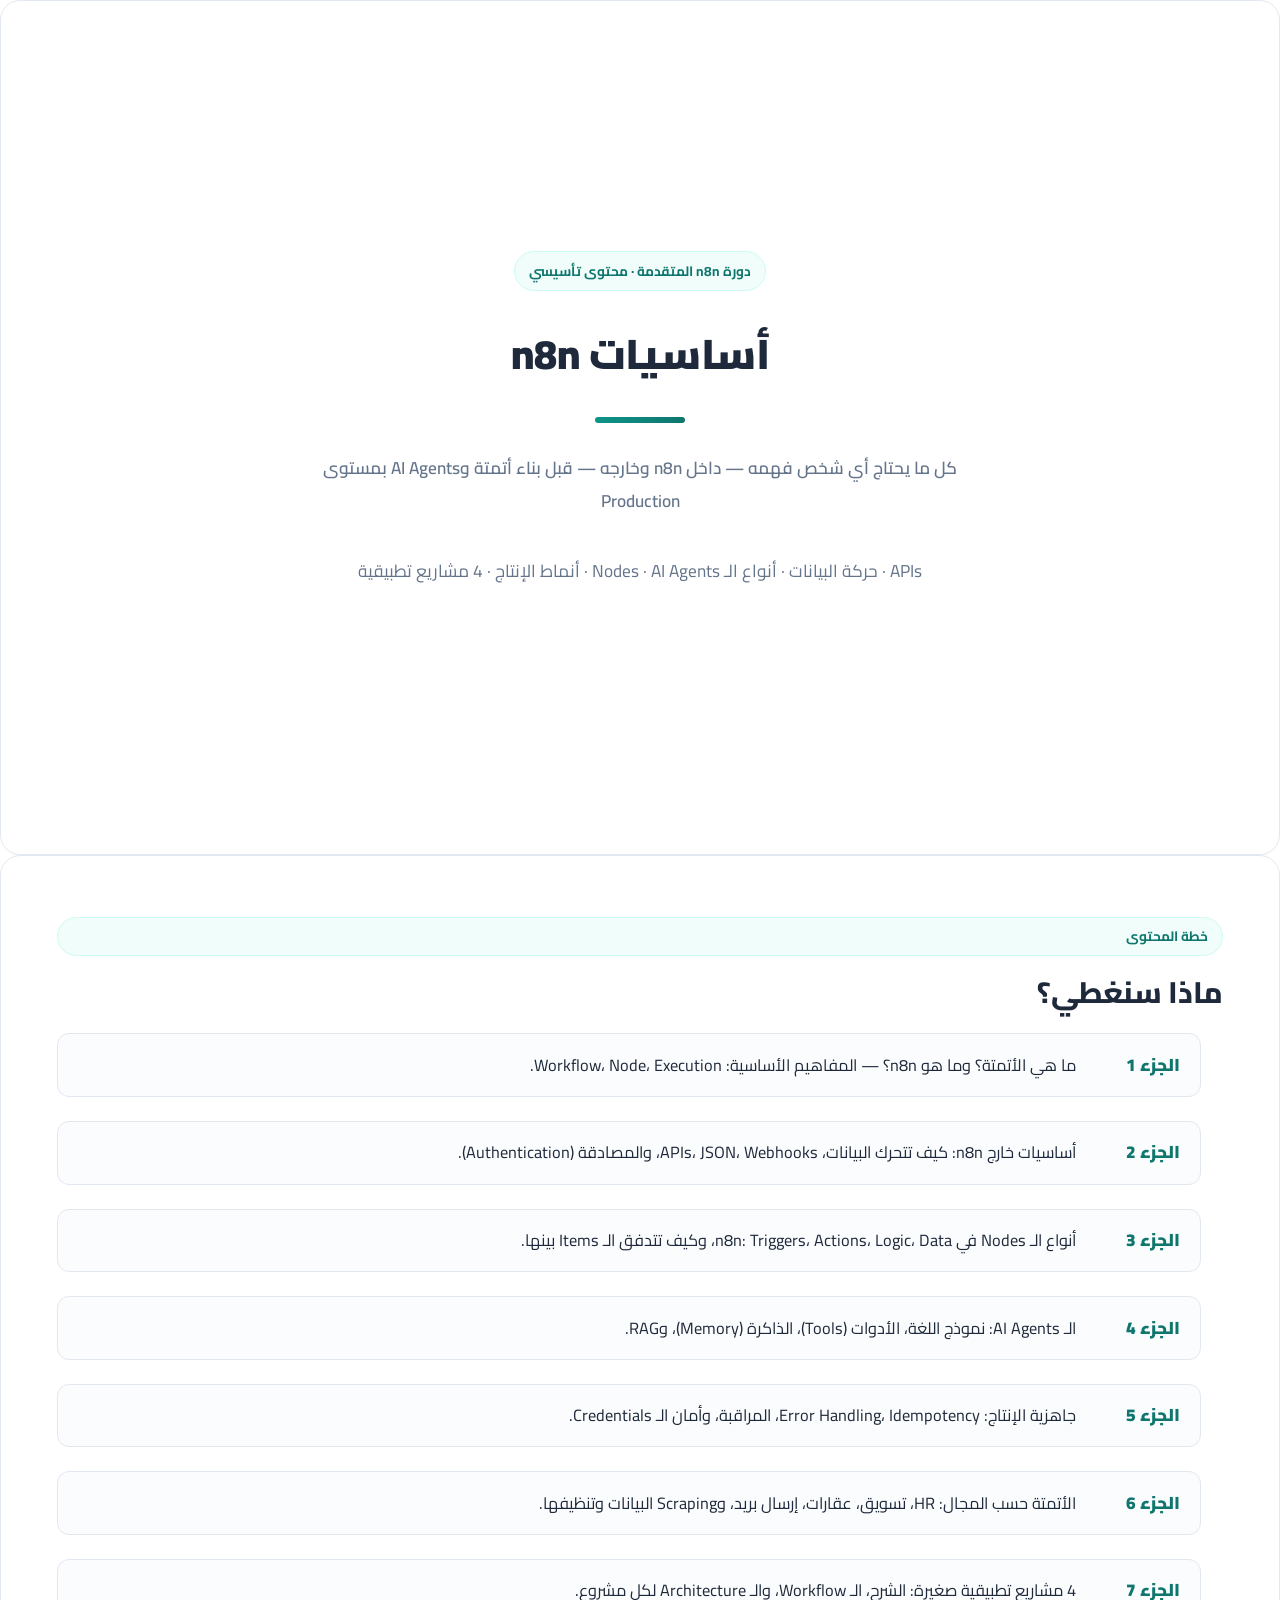
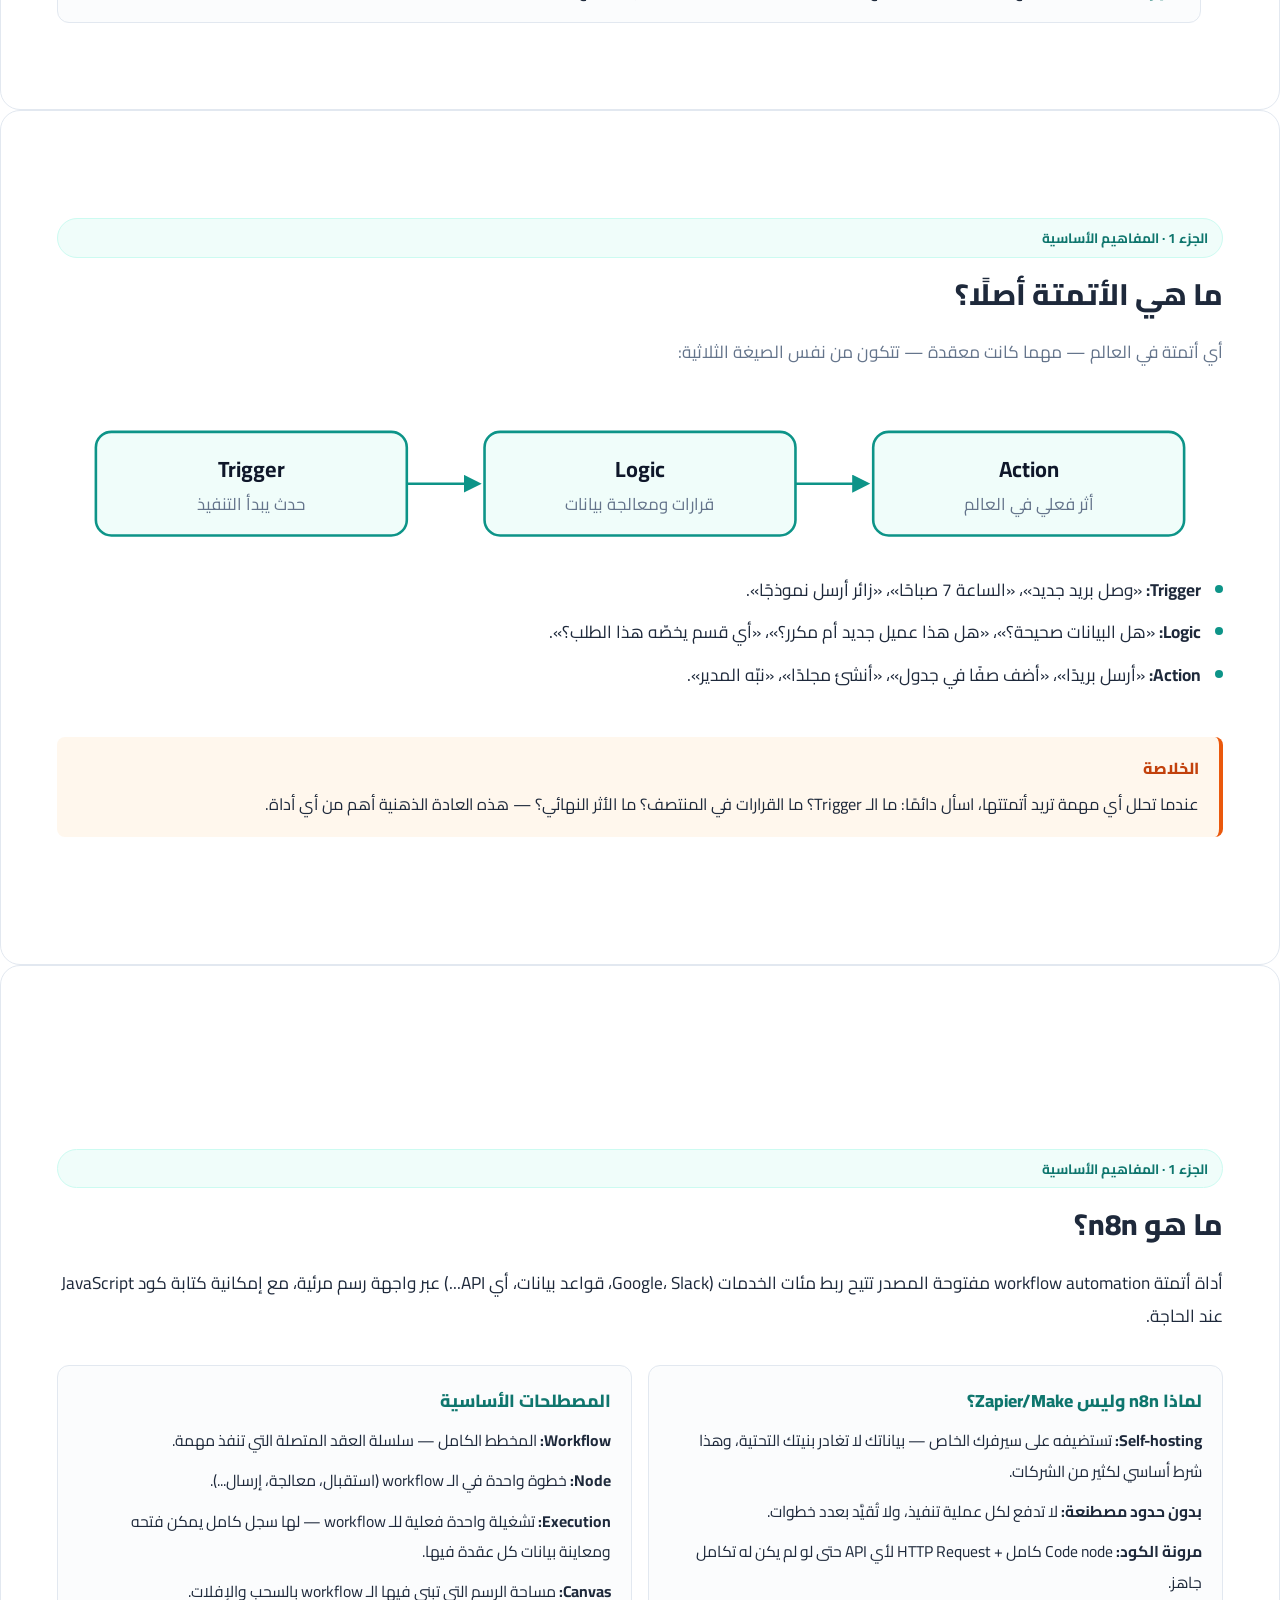
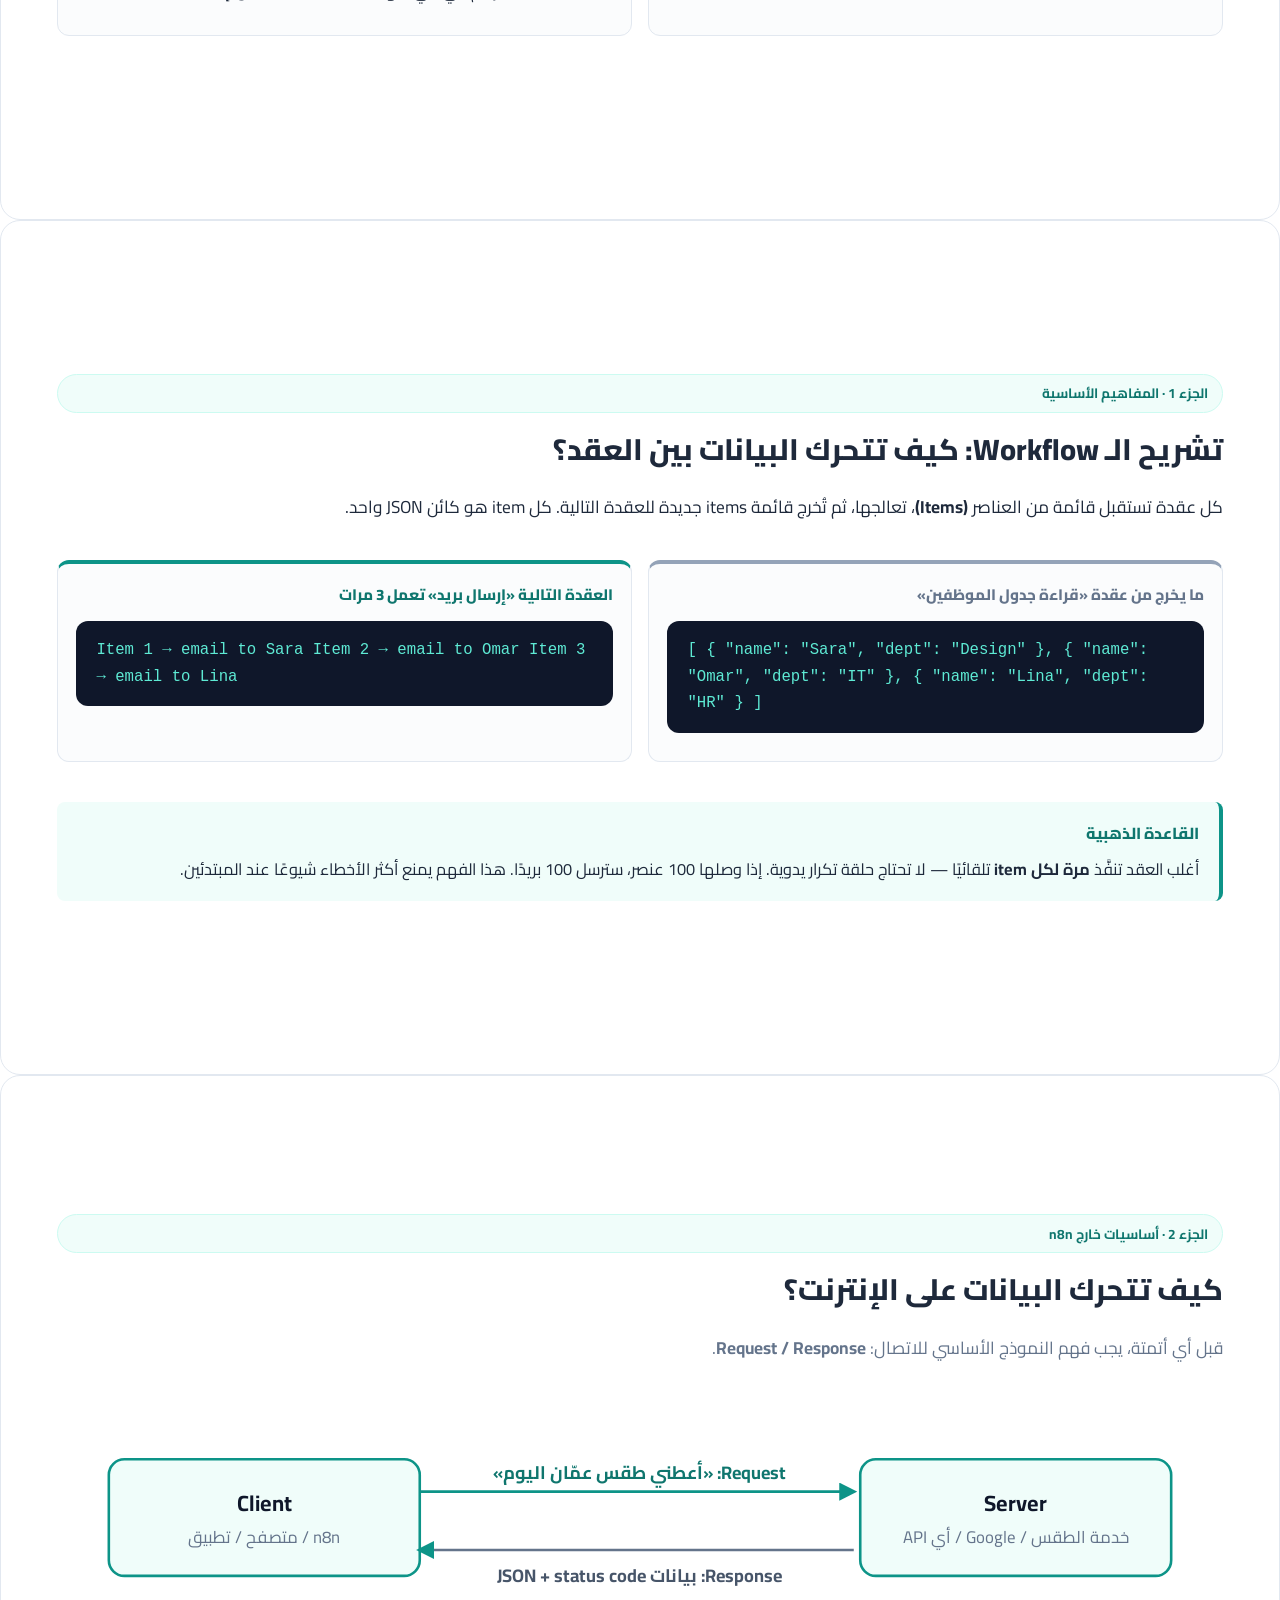
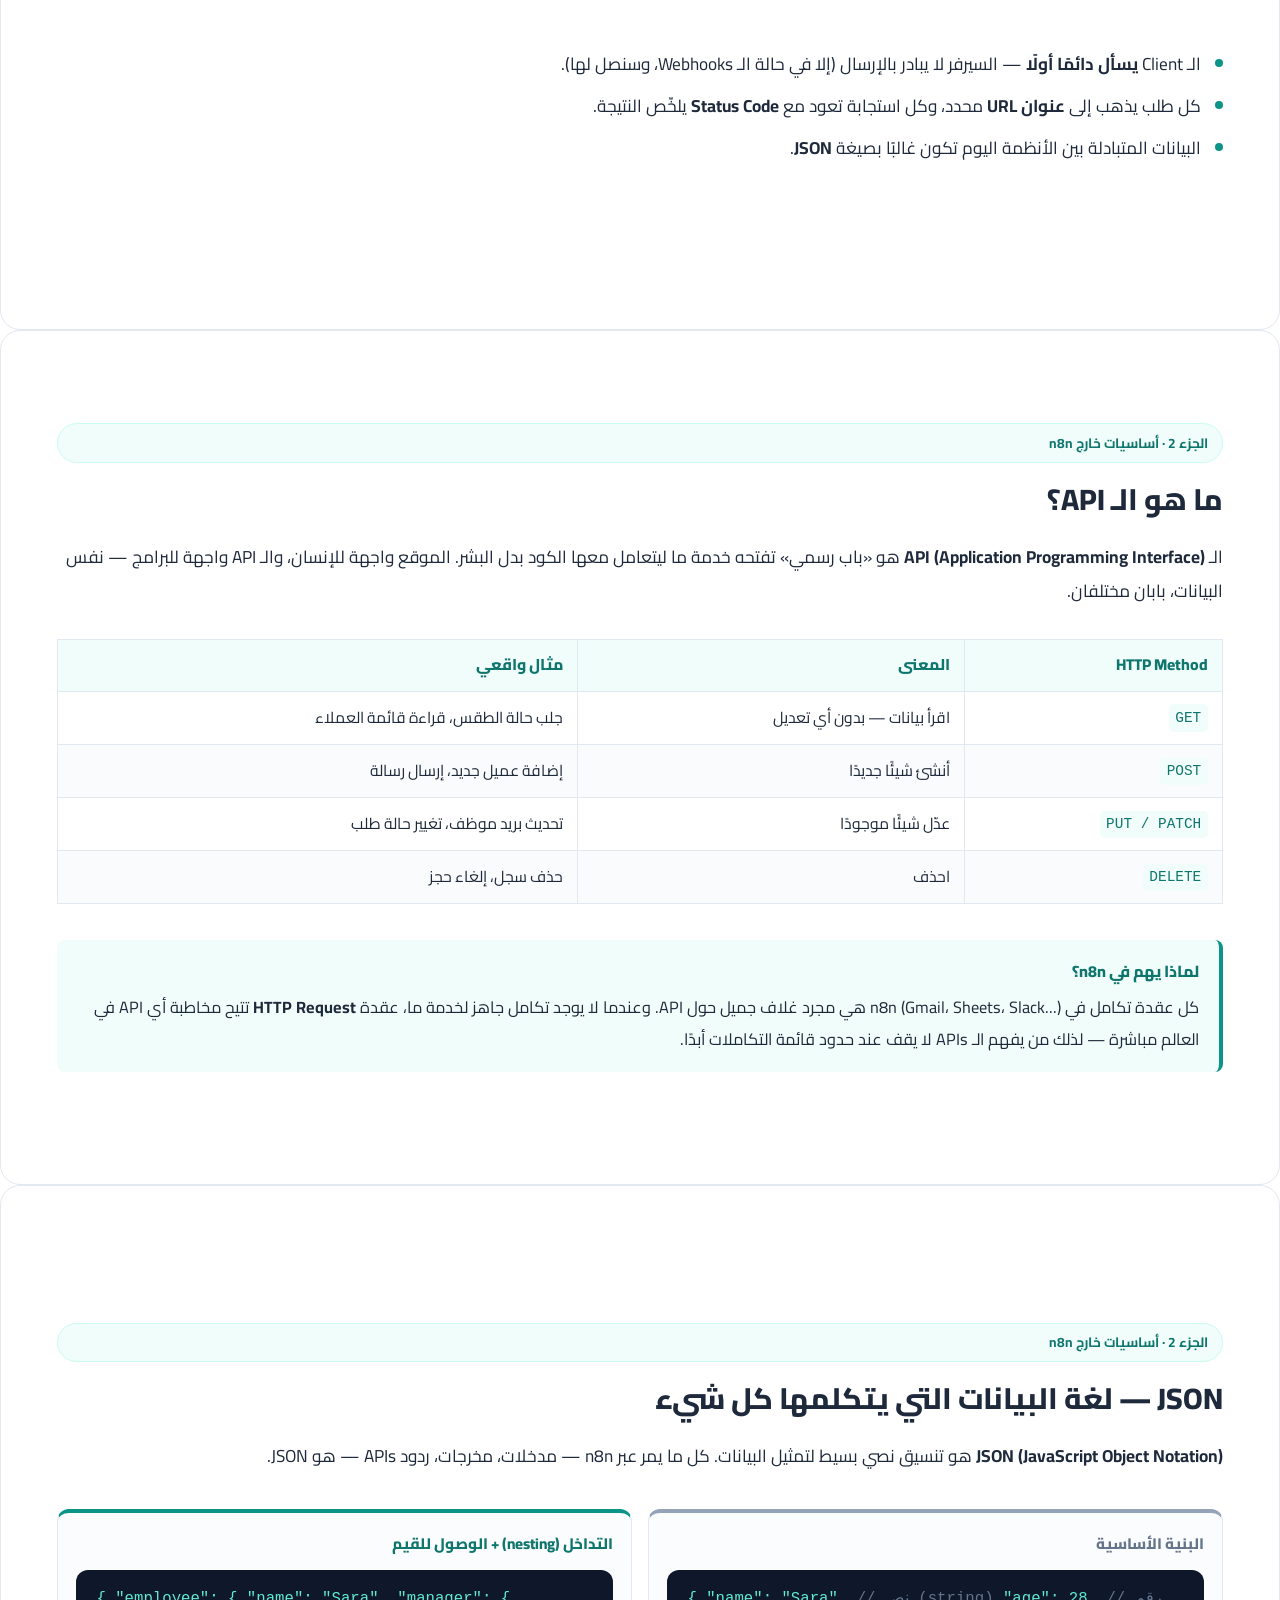
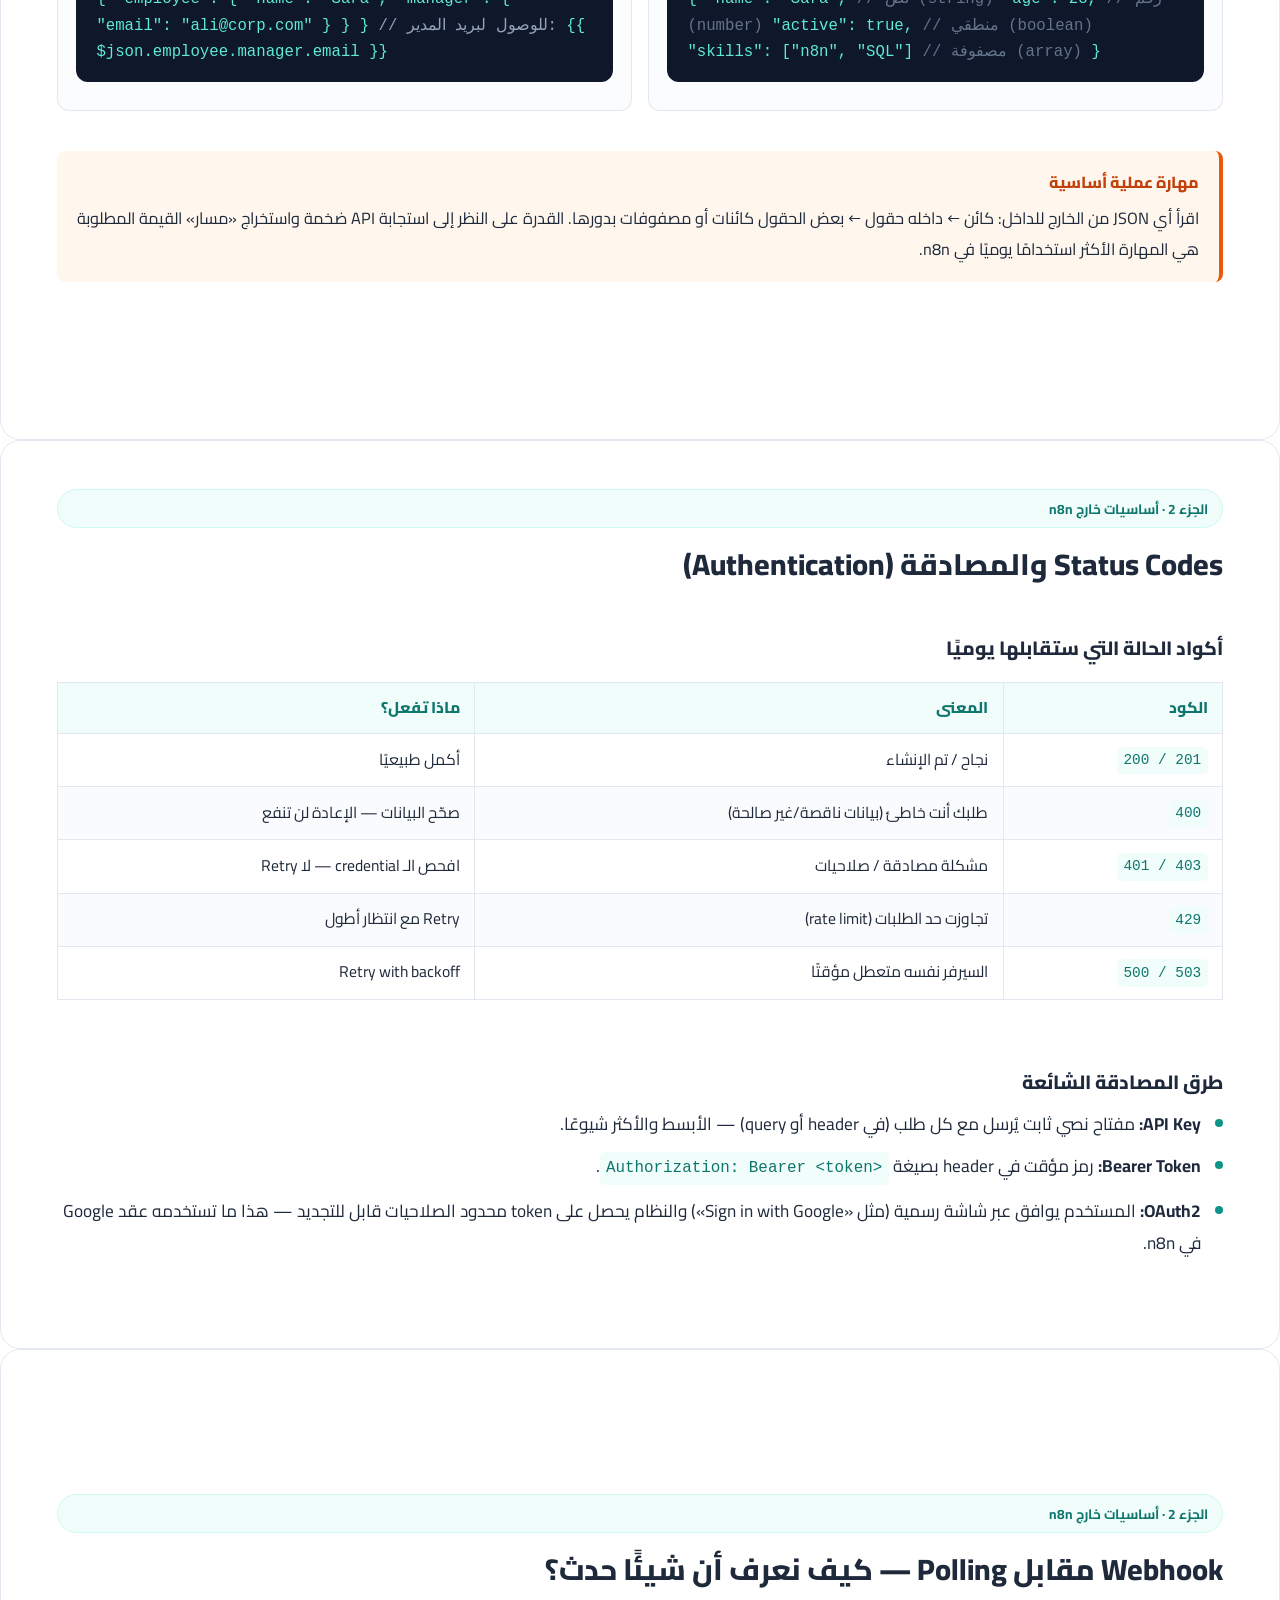
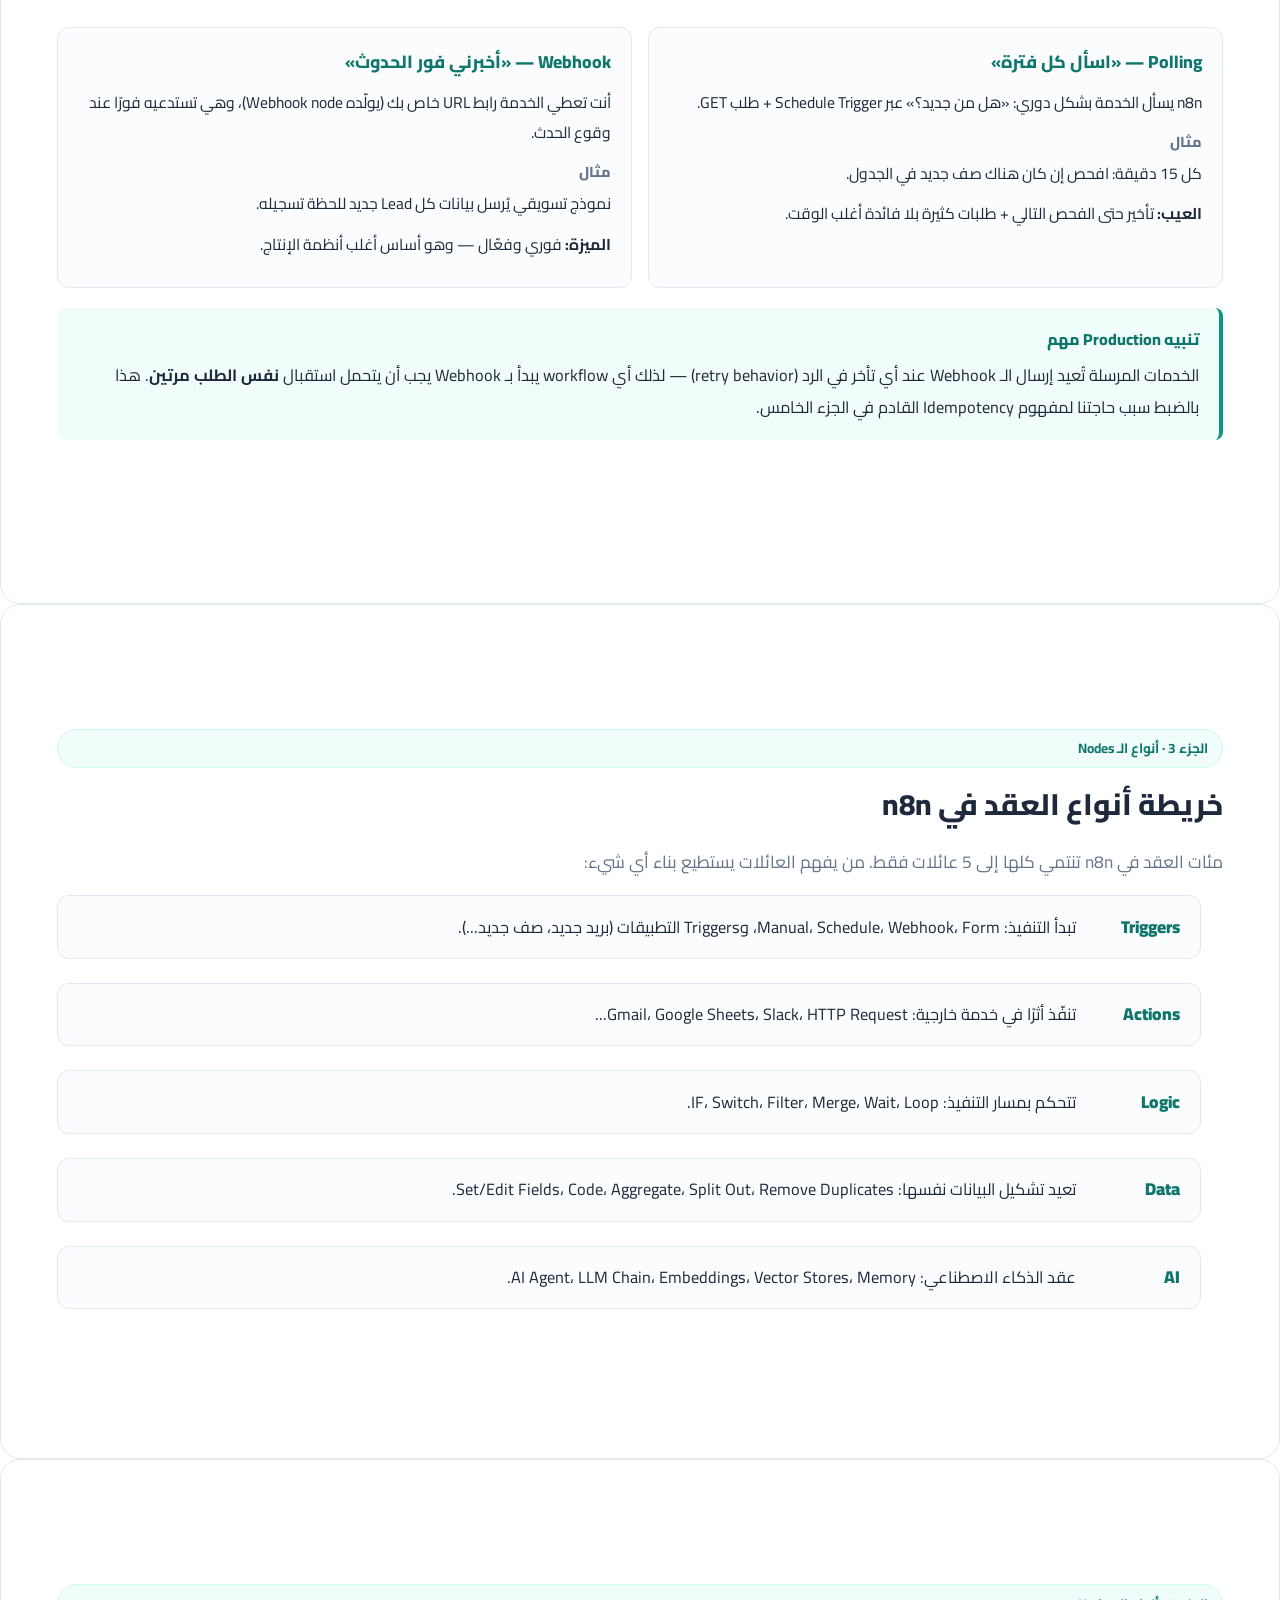
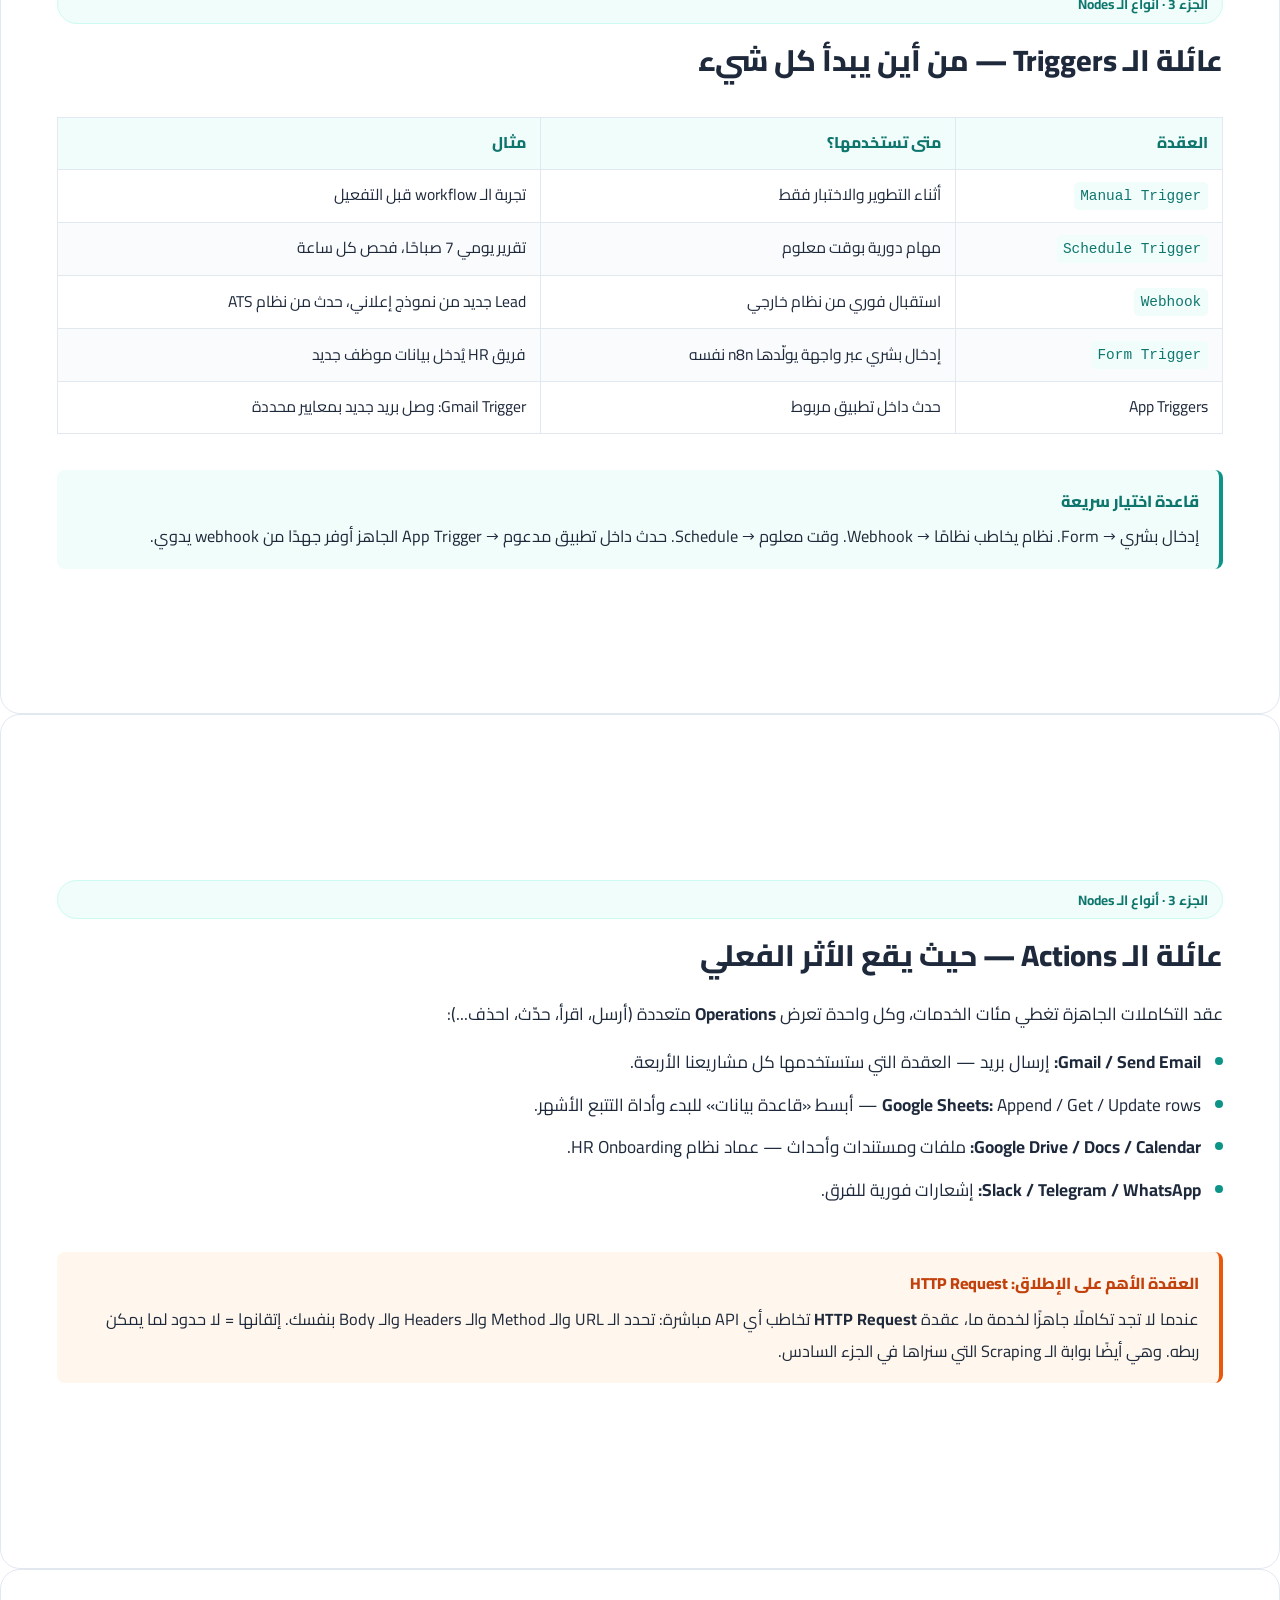
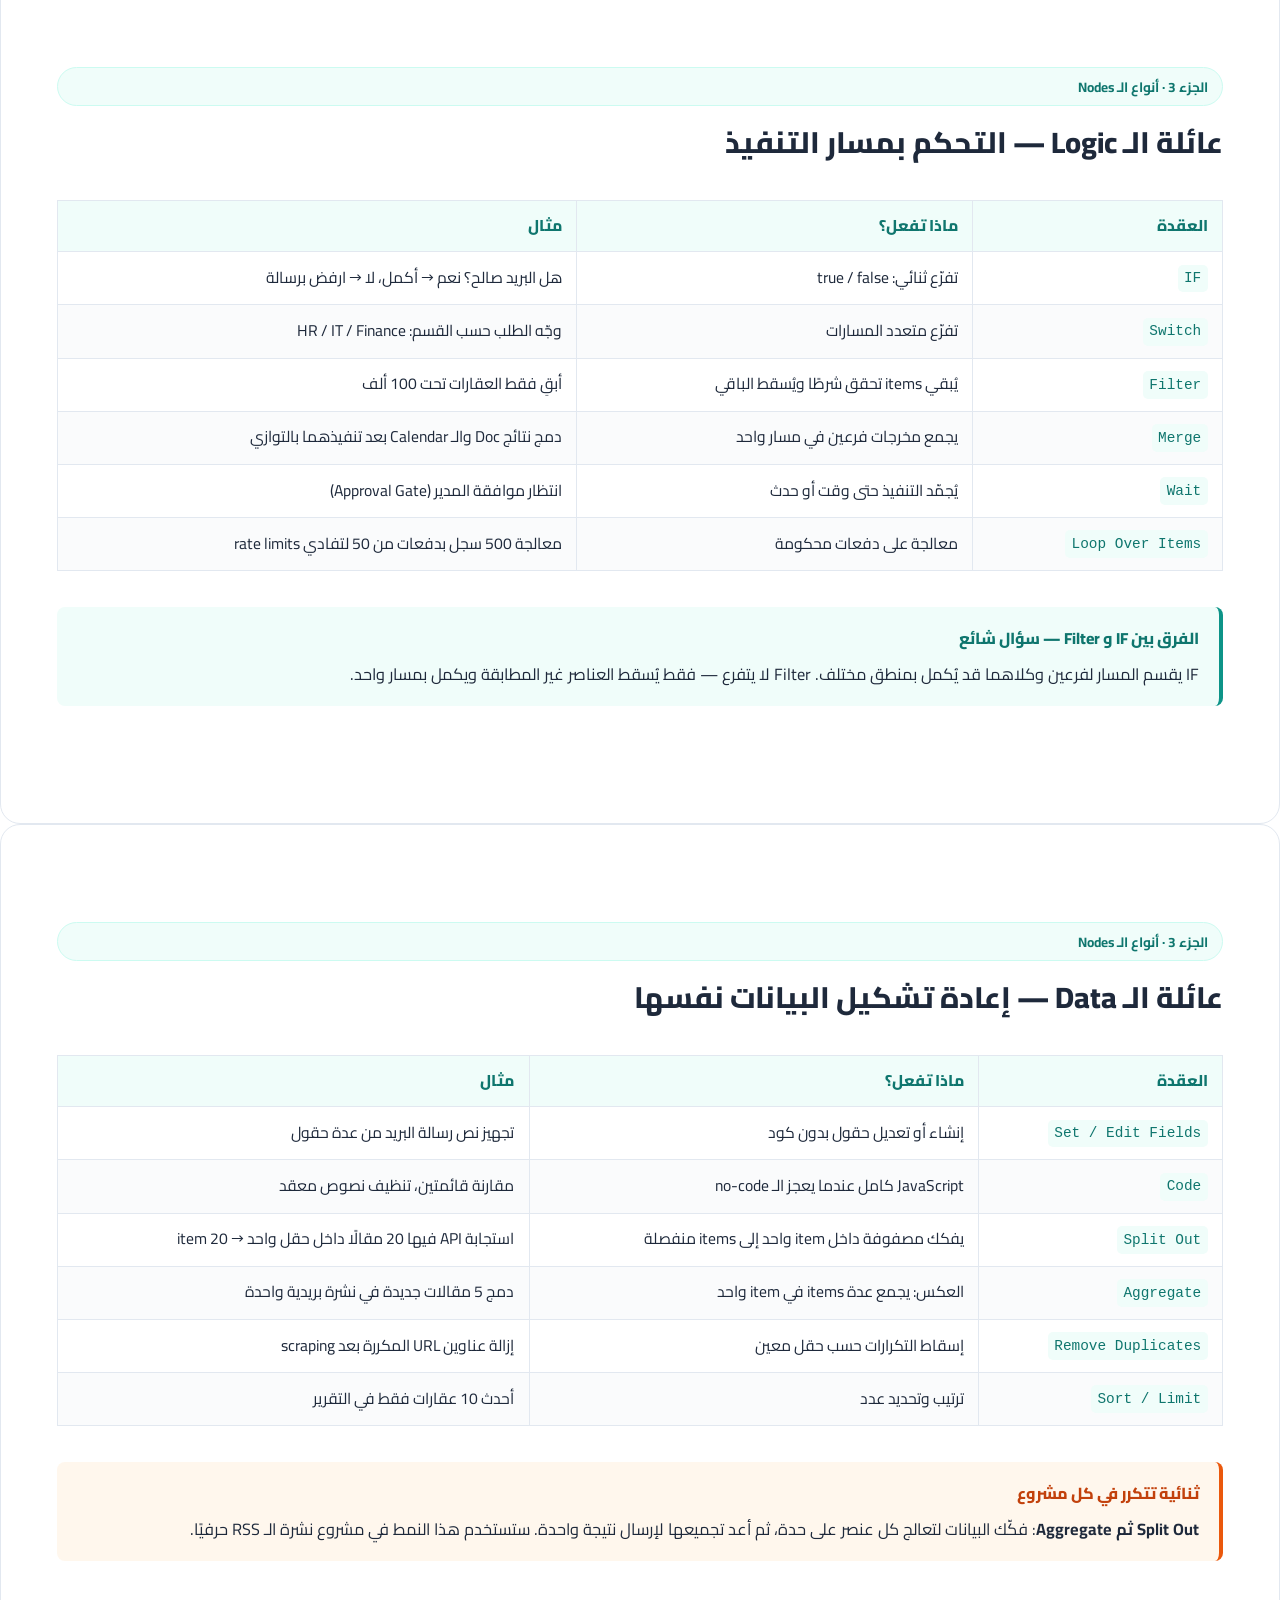
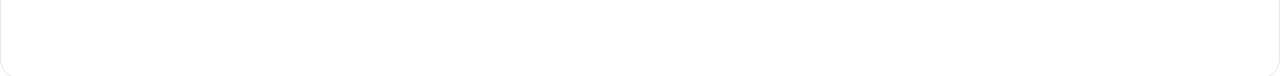
<file: print_first15.html>
<!DOCTYPE html>
<html lang="ar" dir="rtl">
<head>
<meta charset="UTF-8">
<meta name="viewport" content="width=device-width, initial-scale=1.0">
<title>أساسيات n8n — أول 15 شريحة</title>
<link rel="preconnect" href="https://fonts.googleapis.com">
<link rel="preconnect" href="https://fonts.gstatic.com" crossorigin>
<link href="https://fonts.googleapis.com/css2?family=Cairo:wght@400;600;700;800;900&family=IBM+Plex+Sans+Arabic:wght@400;500;600;700&display=swap" rel="stylesheet">
<link rel="stylesheet" href="style.css">
<style>
  /* Print-friendly overrides: stack slides vertically, one per page, instead of the absolute-positioned deck layout */
  html, body { height: auto; overflow: visible; background: #ffffff; }
  #deck { height: auto; }
  .topbar, .controls { display: none; }
  .slides { display: block; overflow: visible; padding: 0; height: auto; }
  .slide {
    position: static;
    opacity: 1;
    transform: none;
    pointer-events: auto;
    display: block;
    padding: 0;
    page-break-after: always;
    break-after: page;
  }
  .slide:last-child { page-break-after: auto; break-after: auto; }
  .slide-card {
    max-width: 100%;
    max-height: none;
    overflow: visible;
    box-shadow: none;
    margin: 0 auto;
    min-height: 95vh;
    display: flex;
    flex-direction: column;
    justify-content: center;
  }
  .slide.title-slide .slide-card { min-height: 95vh; }
  @page { size: A4 landscape; margin: 12mm; }
</style>
</head>
<body>
<div id="deck">
  <main class="slides" id="slides">

    <!-- 1: Title -->
    <section class="slide active title-slide">
      <div class="slide-card">
        <span class="eyebrow">دورة n8n المتقدمة · محتوى تأسيسي</span>
        <h1>أساسيات n8n</h1>
        <div class="title-accent-bar"></div>
        <p class="subtitle">كل ما يحتاج أي شخص فهمه — داخل n8n وخارجه — قبل بناء أتمتة وAI Agents بمستوى Production</p>
        <p class="meta-line">APIs · حركة البيانات · أنواع الـ Nodes · AI Agents · أنماط الإنتاج · 4 مشاريع تطبيقية</p>
      </div>
    </section>

    <!-- 2: Agenda -->
    <section class="slide">
      <div class="slide-card">
        <span class="eyebrow">خطة المحتوى</span>
        <h2>ماذا سنغطي؟</h2>
        <ul class="agenda-list">
          <li>
            <span class="agenda-part">الجزء 1</span>
            <span class="agenda-text">ما هي الأتمتة؟ وما هو n8n؟ — المفاهيم الأساسية: Workflow، Node، Execution.</span>
          </li>
          <li>
            <span class="agenda-part">الجزء 2</span>
            <span class="agenda-text">أساسيات خارج n8n: كيف تتحرك البيانات، APIs، JSON، Webhooks، والمصادقة (Authentication).</span>
          </li>
          <li>
            <span class="agenda-part">الجزء 3</span>
            <span class="agenda-text">أنواع الـ Nodes في n8n: Triggers، Actions، Logic، Data، وكيف تتدفق الـ Items بينها.</span>
          </li>
          <li>
            <span class="agenda-part">الجزء 4</span>
            <span class="agenda-text">الـ AI Agents: نموذج اللغة، الأدوات (Tools)، الذاكرة (Memory)، وRAG.</span>
          </li>
          <li>
            <span class="agenda-part">الجزء 5</span>
            <span class="agenda-text">جاهزية الإنتاج: Error Handling، Idempotency، المراقبة، وأمان الـ Credentials.</span>
          </li>
          <li>
            <span class="agenda-part">الجزء 6</span>
            <span class="agenda-text">الأتمتة حسب المجال: HR، تسويق، عقارات، إرسال بريد، وScraping البيانات وتنظيفها.</span>
          </li>
          <li>
            <span class="agenda-part">الجزء 7</span>
            <span class="agenda-text">4 مشاريع تطبيقية صغيرة: الشرح، الـ Workflow، والـ Architecture لكل مشروع.</span>
          </li>
        </ul>
      </div>
    </section>

    <!-- ============ PART 1: WHAT IS N8N ============ -->

    <!-- 3: What is automation -->
    <section class="slide">
      <div class="slide-card">
        <span class="eyebrow">الجزء 1 · المفاهيم الأساسية</span>
        <h2>ما هي الأتمتة أصلًا؟</h2>
        <p class="lead">أي أتمتة في العالم — مهما كانت معقدة — تتكون من نفس الصيغة الثلاثية:</p>
        <div class="diagram-wrap">
          <svg viewBox="0 0 900 140" xmlns="http://www.w3.org/2000/svg" role="img" aria-label="صيغة الأتمتة">
            <defs>
              <marker id="arrF" viewBox="0 0 10 10" refX="8" refY="5" markerWidth="7" markerHeight="7" orient="auto-start-reverse">
                <path d="M0,0 L10,5 L0,10 z" fill="#0d9488"></path>
              </marker>
            </defs>
            <rect x="30" y="30" width="240" height="80" rx="12" fill="#f0fdfa" stroke="#0d9488" stroke-width="2"></rect>
            <text x="150" y="65" text-anchor="middle" font-size="17" font-weight="700" fill="#0f172a">Trigger</text>
            <text x="150" y="90" text-anchor="middle" font-size="13" fill="#64748b">حدث يبدأ التنفيذ</text>
            <line x1="270" y1="70" x2="325" y2="70" stroke="#0d9488" stroke-width="2" marker-end="url(#arrF)"></line>
            <rect x="330" y="30" width="240" height="80" rx="12" fill="#f0fdfa" stroke="#0d9488" stroke-width="2"></rect>
            <text x="450" y="65" text-anchor="middle" font-size="17" font-weight="700" fill="#0f172a">Logic</text>
            <text x="450" y="90" text-anchor="middle" font-size="13" fill="#64748b">قرارات ومعالجة بيانات</text>
            <line x1="570" y1="70" x2="625" y2="70" stroke="#0d9488" stroke-width="2" marker-end="url(#arrF)"></line>
            <rect x="630" y="30" width="240" height="80" rx="12" fill="#f0fdfa" stroke="#0d9488" stroke-width="2"></rect>
            <text x="750" y="65" text-anchor="middle" font-size="17" font-weight="700" fill="#0f172a">Action</text>
            <text x="750" y="90" text-anchor="middle" font-size="13" fill="#64748b">أثر فعلي في العالم</text>
          </svg>
        </div>
        <ul>
          <li><strong>Trigger:</strong> «وصل بريد جديد»، «الساعة 7 صباحًا»، «زائر أرسل نموذجًا».</li>
          <li><strong>Logic:</strong> «هل البيانات صحيحة؟»، «هل هذا عميل جديد أم مكرر؟»، «أي قسم يخصّه هذا الطلب؟».</li>
          <li><strong>Action:</strong> «أرسل بريدًا»، «أضف صفًا في جدول»، «أنشئ مجلدًا»، «نبّه المدير».</li>
        </ul>
        <div class="takeaway-box">
          <span class="why-title">الخلاصة</span>
          <p>عندما تحلل أي مهمة تريد أتمتتها، اسأل دائمًا: ما الـ Trigger؟ ما القرارات في المنتصف؟ ما الأثر النهائي؟ — هذه العادة الذهنية أهم من أي أداة.</p>
        </div>
      </div>
    </section>

    <!-- 4: What is n8n -->
    <section class="slide">
      <div class="slide-card">
        <span class="eyebrow">الجزء 1 · المفاهيم الأساسية</span>
        <h2>ما هو n8n؟</h2>
        <p>أداة أتمتة workflow automation مفتوحة المصدر تتيح ربط مئات الخدمات (Google، Slack، قواعد بيانات، أي API...) عبر واجهة رسم مرئية، مع إمكانية كتابة كود JavaScript عند الحاجة.</p>
        <div class="compare-grid">
          <div class="compare-card">
            <h3>لماذا n8n وليس Zapier/Make؟</h3>
            <p><strong>Self-hosting:</strong> تستضيفه على سيرفرك الخاص — بياناتك لا تغادر بنيتك التحتية، وهذا شرط أساسي لكثير من الشركات.</p>
            <p><strong>بدون حدود مصطنعة:</strong> لا تدفع لكل عملية تنفيذ، ولا تُقيَّد بعدد خطوات.</p>
            <p><strong>مرونة الكود:</strong> Code node كامل + HTTP Request لأي API حتى لو لم يكن له تكامل جاهز.</p>
          </div>
          <div class="compare-card">
            <h3>المصطلحات الأساسية</h3>
            <p><strong>Workflow:</strong> المخطط الكامل — سلسلة العقد المتصلة التي تنفذ مهمة.</p>
            <p><strong>Node:</strong> خطوة واحدة في الـ workflow (استقبال، معالجة، إرسال...).</p>
            <p><strong>Execution:</strong> تشغيلة واحدة فعلية للـ workflow — لها سجل كامل يمكن فتحه ومعاينة بيانات كل عقدة فيها.</p>
            <p><strong>Canvas:</strong> مساحة الرسم التي تبني فيها الـ workflow بالسحب والإفلات.</p>
          </div>
        </div>
      </div>
    </section>

    <!-- 5: Anatomy of workflow -->
    <section class="slide">
      <div class="slide-card">
        <span class="eyebrow">الجزء 1 · المفاهيم الأساسية</span>
        <h2>تشريح الـ Workflow: كيف تتحرك البيانات بين العقد؟</h2>
        <p>كل عقدة تستقبل قائمة من العناصر <strong>(Items)</strong>، تعالجها، ثم تُخرج قائمة items جديدة للعقدة التالية. كل item هو كائن JSON واحد.</p>
        <div class="before-after">
          <div class="example-card before">
            <span class="card-label">ما يخرج من عقدة «قراءة جدول الموظفين»</span>
            <div class="code-block">[
  { "name": "Sara",  "dept": "Design" },
  { "name": "Omar",  "dept": "IT" },
  { "name": "Lina",  "dept": "HR" }
]</div>
          </div>
          <div class="example-card after">
            <span class="card-label">العقدة التالية «إرسال بريد» تعمل 3 مرات</span>
            <div class="code-block">Item 1 → email to Sara
Item 2 → email to Omar
Item 3 → email to Lina</div>
          </div>
        </div>
        <div class="why-box">
          <span class="why-title">القاعدة الذهبية</span>
          <p>أغلب العقد تنفَّذ <strong>مرة لكل item</strong> تلقائيًا — لا تحتاج حلقة تكرار يدوية. إذا وصلها 100 عنصر، سترسل 100 بريدًا. هذا الفهم يمنع أكثر الأخطاء شيوعًا عند المبتدئين.</p>
        </div>
      </div>
    </section>

    <!-- ============ PART 2: OUTSIDE N8N FOUNDATIONS ============ -->

    <!-- 6: how data moves -->
    <section class="slide">
      <div class="slide-card">
        <span class="eyebrow">الجزء 2 · أساسيات خارج n8n</span>
        <h2>كيف تتحرك البيانات على الإنترنت؟</h2>
        <p class="lead">قبل أي أتمتة، يجب فهم النموذج الأساسي للاتصال: <strong>Request / Response</strong>.</p>
        <div class="diagram-wrap">
          <svg viewBox="0 0 900 200" xmlns="http://www.w3.org/2000/svg" role="img" aria-label="نموذج الطلب والاستجابة">
            <defs>
              <marker id="arrR" viewBox="0 0 10 10" refX="8" refY="5" markerWidth="7" markerHeight="7" orient="auto-start-reverse">
                <path d="M0,0 L10,5 L0,10 z" fill="#0d9488"></path>
              </marker>
            </defs>
            <rect x="40" y="55" width="240" height="90" rx="12" fill="#f0fdfa" stroke="#0d9488" stroke-width="2"></rect>
            <text x="160" y="95" text-anchor="middle" font-size="17" font-weight="700" fill="#0f172a">Client</text>
            <text x="160" y="120" text-anchor="middle" font-size="13" fill="#64748b">n8n / متصفح / تطبيق</text>
            <rect x="620" y="55" width="240" height="90" rx="12" fill="#f0fdfa" stroke="#0d9488" stroke-width="2"></rect>
            <text x="740" y="95" text-anchor="middle" font-size="17" font-weight="700" fill="#0f172a">Server</text>
            <text x="740" y="120" text-anchor="middle" font-size="13" fill="#64748b">خدمة الطقس / Google / أي API</text>
            <line x1="280" y1="80" x2="615" y2="80" stroke="#0d9488" stroke-width="2" marker-end="url(#arrR)"></line>
            <text x="450" y="70" text-anchor="middle" font-size="14" font-weight="700" fill="#0f766e">Request: «أعطني طقس عمّان اليوم»</text>
            <line x1="615" y1="125" x2="280" y2="125" stroke="#64748b" stroke-width="2" marker-end="url(#arrR)"></line>
            <text x="450" y="150" text-anchor="middle" font-size="14" font-weight="700" fill="#475569">Response: بيانات JSON + status code</text>
          </svg>
        </div>
        <ul>
          <li>الـ Client <strong>يسأل دائمًا أولًا</strong> — السيرفر لا يبادر بالإرسال (إلا في حالة الـ Webhooks، وسنصل لها).</li>
          <li>كل طلب يذهب إلى <strong>عنوان URL</strong> محدد، وكل استجابة تعود مع <strong>Status Code</strong> يلخّص النتيجة.</li>
          <li>البيانات المتبادلة بين الأنظمة اليوم تكون غالبًا بصيغة <strong>JSON</strong>.</li>
        </ul>
      </div>
    </section>

    <!-- 7: APIs -->
    <section class="slide">
      <div class="slide-card">
        <span class="eyebrow">الجزء 2 · أساسيات خارج n8n</span>
        <h2>ما هو الـ API؟</h2>
        <p>الـ <strong>API (Application Programming Interface)</strong> هو «باب رسمي» تفتحه خدمة ما ليتعامل معها الكود بدل البشر. الموقع واجهة للإنسان، والـ API واجهة للبرامج — نفس البيانات، بابان مختلفان.</p>
        <table class="decision-table">
          <thead>
            <tr>
              <th>HTTP Method</th>
              <th>المعنى</th>
              <th>مثال واقعي</th>
            </tr>
          </thead>
          <tbody>
            <tr>
              <td><code>GET</code></td>
              <td>اقرأ بيانات — بدون أي تعديل</td>
              <td>جلب حالة الطقس، قراءة قائمة العملاء</td>
            </tr>
            <tr>
              <td><code>POST</code></td>
              <td>أنشئ شيئًا جديدًا</td>
              <td>إضافة عميل جديد، إرسال رسالة</td>
            </tr>
            <tr>
              <td><code>PUT / PATCH</code></td>
              <td>عدّل شيئًا موجودًا</td>
              <td>تحديث بريد موظف، تغيير حالة طلب</td>
            </tr>
            <tr>
              <td><code>DELETE</code></td>
              <td>احذف</td>
              <td>حذف سجل، إلغاء حجز</td>
            </tr>
          </tbody>
        </table>
        <div class="why-box">
          <span class="why-title">لماذا يهم في n8n؟</span>
          <p>كل عقدة تكامل في n8n (Gmail، Sheets، Slack...) هي مجرد غلاف جميل حول API. وعندما لا يوجد تكامل جاهز لخدمة ما، عقدة <strong>HTTP Request</strong> تتيح مخاطبة أي API في العالم مباشرة — لذلك من يفهم الـ APIs لا يقف عند حدود قائمة التكاملات أبدًا.</p>
        </div>
      </div>
    </section>

    <!-- 8: JSON -->
    <section class="slide">
      <div class="slide-card">
        <span class="eyebrow">الجزء 2 · أساسيات خارج n8n</span>
        <h2>JSON — لغة البيانات التي يتكلمها كل شيء</h2>
        <p><strong>JSON (JavaScript Object Notation)</strong> هو تنسيق نصي بسيط لتمثيل البيانات. كل ما يمر عبر n8n — مدخلات، مخرجات، ردود APIs — هو JSON.</p>
        <div class="before-after">
          <div class="example-card before">
            <span class="card-label">البنية الأساسية</span>
            <div class="code-block">{
  "name": "Sara",          <span class="comment">// نص (string)</span>
  "age": 28,               <span class="comment">// رقم (number)</span>
  "active": true,          <span class="comment">// منطقي (boolean)</span>
  "skills": ["n8n", "SQL"] <span class="comment">// مصفوفة (array)</span>
}</div>
          </div>
          <div class="example-card after">
            <span class="card-label">التداخل (nesting) + الوصول للقيم</span>
            <div class="code-block">{
  "employee": {
    "name": "Sara",
    "manager": { "email": "ali@corp.com" }
  }
}
<span class="arrow-result">// للوصول لبريد المدير:</span>
{{ $json.employee.manager.email }}</div>
          </div>
        </div>
        <div class="takeaway-box">
          <span class="why-title">مهارة عملية أساسية</span>
          <p>اقرأ أي JSON من الخارج للداخل: كائن ← داخله حقول ← بعض الحقول كائنات أو مصفوفات بدورها. القدرة على النظر إلى استجابة API ضخمة واستخراج «مسار» القيمة المطلوبة هي المهارة الأكثر استخدامًا يوميًا في n8n.</p>
        </div>
      </div>
    </section>

    <!-- 9: Status codes + auth -->
    <section class="slide">
      <div class="slide-card">
        <span class="eyebrow">الجزء 2 · أساسيات خارج n8n</span>
        <h2>Status Codes والمصادقة (Authentication)</h2>
        <div class="expr-block">
          <h3>أكواد الحالة التي ستقابلها يوميًا</h3>
          <table class="decision-table">
            <thead>
              <tr><th>الكود</th><th>المعنى</th><th>ماذا تفعل؟</th></tr>
            </thead>
            <tbody>
              <tr><td><code>200 / 201</code></td><td>نجاح / تم الإنشاء</td><td>أكمل طبيعيًا</td></tr>
              <tr><td><code>400</code></td><td>طلبك أنت خاطئ (بيانات ناقصة/غير صالحة)</td><td>صحّح البيانات — الإعادة لن تنفع</td></tr>
              <tr><td><code>401 / 403</code></td><td>مشكلة مصادقة / صلاحيات</td><td>افحص الـ credential — لا Retry</td></tr>
              <tr><td><code>429</code></td><td>تجاوزت حد الطلبات (rate limit)</td><td>Retry مع انتظار أطول</td></tr>
              <tr><td><code>500 / 503</code></td><td>السيرفر نفسه متعطل مؤقتًا</td><td>Retry with backoff</td></tr>
            </tbody>
          </table>
        </div>
        <div class="expr-block">
          <h3>طرق المصادقة الشائعة</h3>
          <ul>
            <li><strong>API Key:</strong> مفتاح نصي ثابت يُرسل مع كل طلب (في header أو query) — الأبسط والأكثر شيوعًا.</li>
            <li><strong>Bearer Token:</strong> رمز مؤقت في header بصيغة <code>Authorization: Bearer &lt;token&gt;</code>.</li>
            <li><strong>OAuth2:</strong> المستخدم يوافق عبر شاشة رسمية (مثل «Sign in with Google») والنظام يحصل على token محدود الصلاحيات قابل للتجديد — هذا ما تستخدمه عقد Google في n8n.</li>
          </ul>
        </div>
      </div>
    </section>

    <!-- 10: Webhooks vs polling -->
    <section class="slide">
      <div class="slide-card">
        <span class="eyebrow">الجزء 2 · أساسيات خارج n8n</span>
        <h2>Webhook مقابل Polling — كيف نعرف أن شيئًا حدث؟</h2>
        <div class="compare-grid">
          <div class="compare-card">
            <h3>Polling — «اسأل كل فترة»</h3>
            <p>n8n يسأل الخدمة بشكل دوري: «هل من جديد؟» عبر Schedule Trigger + طلب GET.</p>
            <span class="example-label">مثال</span>
            <p>كل 15 دقيقة: افحص إن كان هناك صف جديد في الجدول.</p>
            <p><strong>العيب:</strong> تأخير حتى الفحص التالي + طلبات كثيرة بلا فائدة أغلب الوقت.</p>
          </div>
          <div class="compare-card">
            <h3>Webhook — «أخبرني فور الحدوث»</h3>
            <p>أنت تعطي الخدمة رابط URL خاص بك (يولّده Webhook node)، وهي تستدعيه فورًا عند وقوع الحدث.</p>
            <span class="example-label">مثال</span>
            <p>نموذج تسويقي يُرسل بيانات كل Lead جديد للحظة تسجيله.</p>
            <p><strong>الميزة:</strong> فوري وفعّال — وهو أساس أغلب أنظمة الإنتاج.</p>
          </div>
        </div>
        <div class="why-box">
          <span class="why-title">تنبيه Production مهم</span>
          <p>الخدمات المرسلة تُعيد إرسال الـ Webhook عند أي تأخر في الرد (retry behavior) — لذلك أي workflow يبدأ بـ Webhook يجب أن يتحمل استقبال <strong>نفس الطلب مرتين</strong>. هذا بالضبط سبب حاجتنا لمفهوم Idempotency القادم في الجزء الخامس.</p>
        </div>
      </div>
    </section>

    <!-- ============ PART 3: NODE TYPES ============ -->

    <!-- 11: node categories overview -->
    <section class="slide">
      <div class="slide-card">
        <span class="eyebrow">الجزء 3 · أنواع الـ Nodes</span>
        <h2>خريطة أنواع العقد في n8n</h2>
        <p class="lead">مئات العقد في n8n تنتمي كلها إلى 5 عائلات فقط. من يفهم العائلات يستطيع بناء أي شيء:</p>
        <ul class="agenda-list">
          <li>
            <span class="agenda-part">Triggers</span>
            <span class="agenda-text">تبدأ التنفيذ: Manual، Schedule، Webhook، Form، وTriggers التطبيقات (بريد جديد، صف جديد...).</span>
          </li>
          <li>
            <span class="agenda-part">Actions</span>
            <span class="agenda-text">تنفّذ أثرًا في خدمة خارجية: Gmail، Google Sheets، Slack، HTTP Request...</span>
          </li>
          <li>
            <span class="agenda-part">Logic</span>
            <span class="agenda-text">تتحكم بمسار التنفيذ: IF، Switch، Filter، Merge، Wait، Loop.</span>
          </li>
          <li>
            <span class="agenda-part">Data</span>
            <span class="agenda-text">تعيد تشكيل البيانات نفسها: Set/Edit Fields، Code، Aggregate، Split Out، Remove Duplicates.</span>
          </li>
          <li>
            <span class="agenda-part">AI</span>
            <span class="agenda-text">عقد الذكاء الاصطناعي: AI Agent، LLM Chain، Embeddings، Vector Stores، Memory.</span>
          </li>
        </ul>
      </div>
    </section>

    <!-- 12: Trigger nodes -->
    <section class="slide">
      <div class="slide-card">
        <span class="eyebrow">الجزء 3 · أنواع الـ Nodes</span>
        <h2>عائلة الـ Triggers — من أين يبدأ كل شيء</h2>
        <table class="decision-table">
          <thead>
            <tr><th>العقدة</th><th>متى تستخدمها؟</th><th>مثال</th></tr>
          </thead>
          <tbody>
            <tr>
              <td><code>Manual Trigger</code></td>
              <td>أثناء التطوير والاختبار فقط</td>
              <td>تجربة الـ workflow قبل التفعيل</td>
            </tr>
            <tr>
              <td><code>Schedule Trigger</code></td>
              <td>مهام دورية بوقت معلوم</td>
              <td>تقرير يومي 7 صباحًا، فحص كل ساعة</td>
            </tr>
            <tr>
              <td><code>Webhook</code></td>
              <td>استقبال فوري من نظام خارجي</td>
              <td>Lead جديد من نموذج إعلاني، حدث من نظام ATS</td>
            </tr>
            <tr>
              <td><code>Form Trigger</code></td>
              <td>إدخال بشري عبر واجهة يولّدها n8n نفسه</td>
              <td>فريق HR يُدخل بيانات موظف جديد</td>
            </tr>
            <tr>
              <td>App Triggers</td>
              <td>حدث داخل تطبيق مربوط</td>
              <td>Gmail Trigger: وصل بريد جديد بمعايير محددة</td>
            </tr>
          </tbody>
        </table>
        <div class="why-box">
          <span class="why-title">قاعدة اختيار سريعة</span>
          <p>إدخال بشري → Form. نظام يخاطب نظامًا → Webhook. وقت معلوم → Schedule. حدث داخل تطبيق مدعوم → App Trigger الجاهز أوفر جهدًا من webhook يدوي.</p>
        </div>
      </div>
    </section>

    <!-- 13: Action nodes -->
    <section class="slide">
      <div class="slide-card">
        <span class="eyebrow">الجزء 3 · أنواع الـ Nodes</span>
        <h2>عائلة الـ Actions — حيث يقع الأثر الفعلي</h2>
        <p>عقد التكاملات الجاهزة تغطي مئات الخدمات، وكل واحدة تعرض <strong>Operations</strong> متعددة (أرسل، اقرأ، حدّث، احذف...):</p>
        <ul>
          <li><strong>Gmail / Send Email:</strong> إرسال بريد — العقدة التي ستستخدمها كل مشاريعنا الأربعة.</li>
          <li><strong>Google Sheets:</strong> Append / Get / Update rows — أبسط «قاعدة بيانات» للبدء وأداة التتبع الأشهر.</li>
          <li><strong>Google Drive / Docs / Calendar:</strong> ملفات ومستندات وأحداث — عماد نظام HR Onboarding.</li>
          <li><strong>Slack / Telegram / WhatsApp:</strong> إشعارات فورية للفرق.</li>
        </ul>
        <div class="takeaway-box">
          <span class="why-title">العقدة الأهم على الإطلاق: HTTP Request</span>
          <p>عندما لا تجد تكاملًا جاهزًا لخدمة ما، عقدة <strong>HTTP Request</strong> تخاطب أي API مباشرة: تحدد الـ URL والـ Method والـ Headers والـ Body بنفسك. إتقانها = لا حدود لما يمكن ربطه. وهي أيضًا بوابة الـ Scraping التي سنراها في الجزء السادس.</p>
        </div>
      </div>
    </section>

    <!-- 14: Logic nodes -->
    <section class="slide">
      <div class="slide-card">
        <span class="eyebrow">الجزء 3 · أنواع الـ Nodes</span>
        <h2>عائلة الـ Logic — التحكم بمسار التنفيذ</h2>
        <table class="decision-table">
          <thead>
            <tr><th>العقدة</th><th>ماذا تفعل؟</th><th>مثال</th></tr>
          </thead>
          <tbody>
            <tr>
              <td><code>IF</code></td>
              <td>تفرّع ثنائي: true / false</td>
              <td>هل البريد صالح؟ نعم → أكمل، لا → ارفض برسالة</td>
            </tr>
            <tr>
              <td><code>Switch</code></td>
              <td>تفرّع متعدد المسارات</td>
              <td>وجّه الطلب حسب القسم: HR / IT / Finance</td>
            </tr>
            <tr>
              <td><code>Filter</code></td>
              <td>يُبقي items تحقق شرطًا ويُسقط الباقي</td>
              <td>أبقِ فقط العقارات تحت 100 ألف</td>
            </tr>
            <tr>
              <td><code>Merge</code></td>
              <td>يجمع مخرجات فرعين في مسار واحد</td>
              <td>دمج نتائج Doc والـ Calendar بعد تنفيذهما بالتوازي</td>
            </tr>
            <tr>
              <td><code>Wait</code></td>
              <td>يُجمّد التنفيذ حتى وقت أو حدث</td>
              <td>انتظار موافقة المدير (Approval Gate)</td>
            </tr>
            <tr>
              <td><code>Loop Over Items</code></td>
              <td>معالجة على دفعات محكومة</td>
              <td>معالجة 500 سجل بدفعات من 50 لتفادي rate limits</td>
            </tr>
          </tbody>
        </table>
        <div class="why-box">
          <span class="why-title">الفرق بين IF و Filter — سؤال شائع</span>
          <p>‏IF يقسم المسار لفرعين وكلاهما قد يُكمل بمنطق مختلف. Filter لا يتفرع — فقط يُسقط العناصر غير المطابقة ويكمل بمسار واحد.</p>
        </div>
      </div>
    </section>

    <!-- 15: Data nodes -->
    <section class="slide">
      <div class="slide-card">
        <span class="eyebrow">الجزء 3 · أنواع الـ Nodes</span>
        <h2>عائلة الـ Data — إعادة تشكيل البيانات نفسها</h2>
        <table class="decision-table">
          <thead>
            <tr><th>العقدة</th><th>ماذا تفعل؟</th><th>مثال</th></tr>
          </thead>
          <tbody>
            <tr>
              <td><code>Set / Edit Fields</code></td>
              <td>إنشاء أو تعديل حقول بدون كود</td>
              <td>تجهيز نص رسالة البريد من عدة حقول</td>
            </tr>
            <tr>
              <td><code>Code</code></td>
              <td>JavaScript كامل عندما يعجز الـ no-code</td>
              <td>مقارنة قائمتين، تنظيف نصوص معقد</td>
            </tr>
            <tr>
              <td><code>Split Out</code></td>
              <td>يفكك مصفوفة داخل item واحد إلى items منفصلة</td>
              <td>استجابة API فيها 20 مقالًا داخل حقل واحد → 20 item</td>
            </tr>
            <tr>
              <td><code>Aggregate</code></td>
              <td>العكس: يجمع عدة items في item واحد</td>
              <td>دمج 5 مقالات جديدة في نشرة بريدية واحدة</td>
            </tr>
            <tr>
              <td><code>Remove Duplicates</code></td>
              <td>إسقاط التكرارات حسب حقل معين</td>
              <td>إزالة عناوين URL المكررة بعد scraping</td>
            </tr>
            <tr>
              <td><code>Sort / Limit</code></td>
              <td>ترتيب وتحديد عدد</td>
              <td>أحدث 10 عقارات فقط في التقرير</td>
            </tr>
          </tbody>
        </table>
        <div class="takeaway-box">
          <span class="why-title">ثنائية تتكرر في كل مشروع</span>
          <p><strong>Split Out ثم Aggregate</strong>: فكّك البيانات لتعالج كل عنصر على حدة، ثم أعد تجميعها لإرسال نتيجة واحدة. ستستخدم هذا النمط في مشروع نشرة الـ RSS حرفيًا.</p>
        </div>
      </div>
    </section>

  </main>
</div>
</body>
</html>
</file>
<file: style.css>
:root {
  --accent: #0d9488;
  --accent-dark: #0f766e;
  --accent-light: #ccfbf1;
  --accent-soft: #f0fdfa;
  --bg: #f4f6f8;
  --card-bg: #ffffff;
  --text: #1e293b;
  --text-muted: #64748b;
  --border: #e2e8f0;
  --danger: #dc2626;
  --danger-soft: #fef2f2;
  --success: #16a34a;
  --success-soft: #f0fdf4;
  --radius-lg: 20px;
  --radius-md: 12px;
  --radius-sm: 8px;
  --font-arabic: "Cairo", "IBM Plex Sans Arabic", Tahoma, Arial, sans-serif;
  --font-mono: "JetBrains Mono", "Fira Code", ui-monospace, "SFMono-Regular", Menlo, Consolas, monospace;
}

* {
  box-sizing: border-box;
}

html, body {
  height: 100%;
  margin: 0;
  padding: 0;
}

body {
  font-family: var(--font-arabic);
  background: var(--bg);
  color: var(--text);
  overflow: hidden;
}

#deck {
  display: flex;
  flex-direction: column;
  height: 100vh;
  width: 100vw;
}

/* Progress bar */
.topbar {
  height: 6px;
  width: 100%;
  background: var(--border);
  flex-shrink: 0;
}

.progress-fill {
  height: 100%;
  width: 0%;
  background: linear-gradient(90deg, var(--accent), var(--accent-dark));
  transition: width 0.35s ease;
}

/* Slides container */
.slides {
  position: relative;
  flex: 1;
  overflow: hidden;
  display: flex;
  align-items: center;
  justify-content: center;
  padding: 2.5rem 3rem;
}

.slide {
  position: absolute;
  inset: 0;
  display: flex;
  align-items: center;
  justify-content: center;
  padding: 2.5rem 3rem;
  opacity: 0;
  transform: translateY(16px);
  pointer-events: none;
  transition: opacity 0.4s ease, transform 0.4s ease;
}

.slide.active {
  opacity: 1;
  transform: translateY(0);
  pointer-events: auto;
}

.slide-card {
  width: 100%;
  max-width: 1080px;
  max-height: 100%;
  overflow-y: auto;
  background: var(--card-bg);
  border: 1px solid var(--border);
  border-radius: var(--radius-lg);
  padding: 3rem 3.5rem;
  box-shadow: 0 10px 40px -12px rgba(15, 23, 42, 0.12);
}

/* Title slide variant */
.slide.title-slide .slide-card {
  text-align: center;
  display: flex;
  flex-direction: column;
  align-items: center;
  justify-content: center;
  gap: 1.25rem;
  padding: 4.5rem 3rem;
}

.eyebrow {
  display: inline-block;
  font-size: 0.85rem;
  font-weight: 700;
  color: var(--accent-dark);
  background: var(--accent-soft);
  border: 1px solid var(--accent-light);
  padding: 0.35rem 0.9rem;
  border-radius: 999px;
  margin-bottom: 1rem;
}

.slide h1 {
  font-size: 2.6rem;
  font-weight: 900;
  margin: 0 0 0.5rem 0;
  line-height: 1.3;
}

.slide h2 {
  font-size: 1.85rem;
  font-weight: 800;
  margin: 0 0 1.25rem 0;
  line-height: 1.4;
  color: var(--text);
}

.slide h2 .en {
  direction: ltr;
  display: inline-block;
}

.title-accent-bar {
  width: 90px;
  height: 6px;
  border-radius: 999px;
  background: linear-gradient(90deg, var(--accent), var(--accent-dark));
  margin: 0.5rem 0;
}

.subtitle {
  font-size: 1.35rem;
  color: var(--text-muted);
  font-weight: 600;
  max-width: 700px;
}

.meta-line {
  font-size: 1rem;
  color: var(--text-muted);
  margin-top: 1rem;
}

.lead {
  font-size: 1.15rem;
  color: var(--text-muted);
  margin-bottom: 1.5rem;
  line-height: 1.9;
}

.slide p {
  font-size: 1.08rem;
  line-height: 1.95;
  margin: 0 0 1rem 0;
}

.slide ul, .slide ol {
  padding-inline-start: 1.4rem;
  margin: 0 0 1rem 0;
}

.slide li {
  font-size: 1.08rem;
  line-height: 1.9;
  margin-bottom: 0.6rem;
}

.slide li::marker {
  color: var(--accent);
  font-weight: 700;
}

/* Why box */
.why-box {
  background: var(--accent-soft);
  border-inline-start: 4px solid var(--accent);
  border-radius: var(--radius-sm);
  padding: 1rem 1.25rem;
  margin: 1.25rem 0;
}

.why-box .why-title {
  font-weight: 800;
  color: var(--accent-dark);
  margin-bottom: 0.35rem;
  display: block;
}

.why-box p {
  margin: 0;
  font-size: 1.02rem;
}

/* Takeaway box */
.takeaway-box {
  background: #fff7ed;
  border-inline-start: 4px solid #ea580c;
  border-radius: var(--radius-sm);
  padding: 1rem 1.25rem;
  margin: 1.25rem 0;
}

.takeaway-box .why-title {
  color: #c2410c;
  font-weight: 800;
  display: block;
  margin-bottom: 0.35rem;
}

.takeaway-box p {
  margin: 0;
  font-size: 1.02rem;
}

/* Code */
code, .code-inline {
  direction: ltr;
  unicode-bidi: isolate;
  font-family: var(--font-mono);
  font-size: 0.92em;
  background: var(--accent-soft);
  color: var(--accent-dark);
  padding: 0.1rem 0.4rem;
  border-radius: 5px;
  display: inline-block;
}

.code-block {
  direction: ltr;
  unicode-bidi: isolate;
  text-align: left;
  font-family: var(--font-mono);
  font-size: 0.98rem;
  background: #0f172a;
  color: #5eead4;
  border-radius: var(--radius-md);
  padding: 1rem 1.25rem;
  margin: 0.75rem 0;
  overflow-x: auto;
  line-height: 1.7;
}

.code-block .arrow-result {
  color: #94a3b8;
}

.code-block .comment {
  color: #64748b;
}

/* Before/After example cards */
.before-after {
  display: grid;
  grid-template-columns: 1fr 1fr;
  gap: 1rem;
  margin: 1.25rem 0;
}

.example-card {
  border: 1px solid var(--border);
  border-radius: var(--radius-md);
  padding: 1rem 1.15rem;
  background: #fbfcfd;
}

.example-card.before {
  border-top: 4px solid #94a3b8;
}

.example-card.after {
  border-top: 4px solid var(--accent);
}

.card-label {
  font-weight: 800;
  font-size: 0.95rem;
  color: var(--text-muted);
  margin-bottom: 0.6rem;
  display: block;
}

.example-card.after .card-label {
  color: var(--accent-dark);
}

.expr-block {
  margin: 1.5rem 0;
}

.expr-block h3 {
  font-size: 1.2rem;
  font-weight: 800;
  margin: 0 0 0.5rem 0;
}

.expr-block h3 .en {
  direction: ltr;
  display: inline-block;
}

.expr-def {
  color: var(--text-muted);
  margin-bottom: 0.6rem;
  font-size: 1.02rem;
  line-height: 1.85;
}

hr.divider {
  border: none;
  border-top: 1px solid var(--border);
  margin: 1.75rem 0;
}

/* Decision table */
.decision-table {
  width: 100%;
  border-collapse: collapse;
  margin: 1rem 0;
  font-size: 0.98rem;
}

.decision-table th, .decision-table td {
  border: 1px solid var(--border);
  padding: 0.75rem 0.9rem;
  text-align: start;
  line-height: 1.7;
}

.decision-table th {
  background: var(--accent-soft);
  color: var(--accent-dark);
  font-weight: 800;
}

.decision-table tr:nth-child(even) td {
  background: #fafbfc;
}

.tag {
  display: inline-block;
  font-weight: 800;
  font-size: 0.85rem;
  padding: 0.2rem 0.6rem;
  border-radius: 999px;
}

.tag.retry {
  background: var(--success-soft);
  color: var(--success);
}

.tag.no-retry {
  background: var(--danger-soft);
  color: var(--danger);
}

/* Numbered / icon steps */
.step-list {
  list-style: none;
  padding: 0;
  margin: 1rem 0;
  counter-reset: step;
}

.step-list li {
  counter-increment: step;
  position: relative;
  padding-inline-start: 3rem;
  margin-bottom: 1.1rem;
  min-height: 2rem;
}

.step-list li::before {
  content: counter(step);
  position: absolute;
  inset-inline-start: 0;
  top: 0;
  width: 2rem;
  height: 2rem;
  background: var(--accent);
  color: white;
  border-radius: 50%;
  display: flex;
  align-items: center;
  justify-content: center;
  font-weight: 800;
  font-size: 0.95rem;
}

.step-list li::marker { content: none; }

.step-title {
  font-weight: 800;
  display: block;
  margin-bottom: 0.2rem;
}

/* Mistake cards */
.mistake-grid {
  display: grid;
  grid-template-columns: 1fr;
  gap: 0.9rem;
  margin-top: 1rem;
}

.mistake-card {
  display: flex;
  gap: 1rem;
  align-items: flex-start;
  background: var(--danger-soft);
  border: 1px solid #fecaca;
  border-radius: var(--radius-md);
  padding: 1rem 1.25rem;
}

.mistake-icon {
  flex-shrink: 0;
  width: 2.25rem;
  height: 2.25rem;
  background: var(--danger);
  color: white;
  border-radius: 50%;
  display: flex;
  align-items: center;
  justify-content: center;
  font-weight: 900;
  font-size: 1.1rem;
}

.mistake-card h3 {
  margin: 0 0 0.3rem 0;
  font-size: 1.08rem;
  font-weight: 800;
  color: #991b1b;
}

.mistake-card p {
  margin: 0;
  font-size: 1rem;
  color: var(--text);
}

/* Two-card comparison (Error Trigger vs Continue On Fail) */
.compare-grid {
  display: grid;
  grid-template-columns: 1fr 1fr;
  gap: 1rem;
  margin-top: 1rem;
}

.compare-card {
  border: 1px solid var(--border);
  border-radius: var(--radius-md);
  padding: 1.1rem 1.25rem;
  background: #fbfcfd;
}

.compare-card h3 {
  font-size: 1.1rem;
  font-weight: 800;
  margin: 0 0 0.6rem 0;
  color: var(--accent-dark);
}

.compare-card h3 .en {
  direction: ltr;
  display: inline-block;
}

.compare-card p {
  font-size: 0.98rem;
  margin: 0 0 0.6rem 0;
  color: var(--text);
}

.compare-card .example-label {
  font-weight: 800;
  font-size: 0.9rem;
  color: var(--text-muted);
  display: block;
  margin-bottom: 0.25rem;
}

/* Wrong/right rows */
.wrong-right {
  display: flex;
  flex-direction: column;
  gap: 0.9rem;
  margin: 1rem 0;
}

.wr-row {
  display: flex;
  gap: 0.9rem;
  align-items: flex-start;
  padding: 0.9rem 1.1rem;
  border-radius: var(--radius-md);
  border: 1px solid var(--border);
}

.wr-row.wrong {
  background: var(--danger-soft);
  border-color: #fecaca;
}

.wr-row.right {
  background: var(--success-soft);
  border-color: #bbf7d0;
}

.wr-mark {
  flex-shrink: 0;
  font-weight: 900;
  font-size: 1.2rem;
}

.wr-row.wrong .wr-mark { color: var(--danger); }
.wr-row.right .wr-mark { color: var(--success); }

.wr-row p, .wr-row code {
  margin: 0;
}

.wr-row .wr-text {
  font-size: 1rem;
  line-height: 1.8;
}

/* Diagram */
.diagram-wrap {
  width: 100%;
  display: flex;
  justify-content: center;
  margin-top: 0.5rem;
}

.diagram-wrap svg {
  max-width: 100%;
  height: auto;
  font-family: var(--font-arabic);
}

.diagram-note {
  text-align: center;
  color: var(--text-muted);
  font-size: 0.95rem;
  margin-top: 0.75rem;
}

/* Agenda list */
.agenda-list {
  list-style: none;
  padding: 0;
  margin: 1.25rem 0;
  display: flex;
  flex-direction: column;
  gap: 0.9rem;
}

.agenda-list li {
  display: flex;
  gap: 1rem;
  align-items: baseline;
  border: 1px solid var(--border);
  border-radius: var(--radius-md);
  padding: 0.9rem 1.2rem;
  background: #fbfcfd;
}

.agenda-part {
  font-weight: 900;
  color: var(--accent-dark);
  flex-shrink: 0;
  min-width: 5.5rem;
}

.agenda-text {
  font-size: 1.02rem;
  line-height: 1.8;
}

/* Footer controls */
.controls {
  flex-shrink: 0;
  display: flex;
  align-items: center;
  justify-content: space-between;
  padding: 1rem 2.5rem;
  background: var(--card-bg);
  border-top: 1px solid var(--border);
}

.nav-btn {
  display: inline-flex;
  align-items: center;
  gap: 0.5rem;
  font-family: var(--font-arabic);
  font-weight: 700;
  font-size: 1rem;
  color: white;
  background: var(--accent);
  border: none;
  border-radius: var(--radius-sm);
  padding: 0.65rem 1.4rem;
  cursor: pointer;
  transition: background 0.2s ease, transform 0.1s ease;
}

.nav-btn:hover:not(:disabled) {
  background: var(--accent-dark);
}

.nav-btn:active:not(:disabled) {
  transform: scale(0.97);
}

.nav-btn:disabled {
  background: var(--border);
  color: var(--text-muted);
  cursor: not-allowed;
}

.slide-counter {
  font-weight: 700;
  color: var(--text-muted);
  font-variant-numeric: tabular-nums;
  direction: ltr;
}

/* Quiz */
.quiz-progress {
  font-weight: 700;
  color: var(--accent-dark);
  background: var(--accent-soft);
  display: inline-block;
  padding: 0.3rem 0.85rem;
  border-radius: 999px;
  font-size: 0.9rem;
  margin-bottom: 1rem;
}

.quiz-question {
  font-size: 1.4rem;
  font-weight: 800;
  margin-bottom: 1.5rem;
  line-height: 1.7;
}

.quiz-options {
  display: flex;
  flex-direction: column;
  gap: 0.75rem;
}

.quiz-option {
  display: block;
  width: 100%;
  text-align: start;
  font-family: var(--font-arabic);
  font-size: 1.02rem;
  line-height: 1.7;
  padding: 0.9rem 1.15rem;
  border: 1.5px solid var(--border);
  border-radius: var(--radius-md);
  background: white;
  cursor: pointer;
  transition: border-color 0.15s ease, background 0.15s ease;
}

.quiz-option:hover:not(:disabled) {
  border-color: var(--accent);
  background: var(--accent-soft);
}

.quiz-option:disabled {
  cursor: default;
}

.quiz-option.correct {
  border-color: var(--success);
  background: var(--success-soft);
  color: #166534;
  font-weight: 700;
}

.quiz-option.incorrect {
  border-color: var(--danger);
  background: var(--danger-soft);
  color: #991b1b;
  font-weight: 700;
}

.quiz-explanation {
  display: none;
  margin-top: 1.25rem;
  padding: 1rem 1.25rem;
  border-radius: var(--radius-md);
  background: #f8fafc;
  border-inline-start: 4px solid var(--accent);
  font-size: 1rem;
  line-height: 1.85;
}

.quiz-explanation.show {
  display: block;
}

.quiz-explanation .result-label {
  font-weight: 900;
  display: block;
  margin-bottom: 0.35rem;
}

.quiz-explanation.is-correct .result-label { color: var(--success); }
.quiz-explanation.is-incorrect .result-label { color: var(--danger); }

/* Score slide */
.score-slide .slide-card {
  text-align: center;
  display: flex;
  flex-direction: column;
  align-items: center;
  gap: 1rem;
}

.score-value {
  font-size: 4rem;
  font-weight: 900;
  color: var(--accent-dark);
  direction: ltr;
}

.score-message {
  font-size: 1.2rem;
  color: var(--text-muted);
  max-width: 600px;
}

.restart-btn {
  margin-top: 1rem;
  font-family: var(--font-arabic);
  font-weight: 700;
  font-size: 1rem;
  color: var(--accent-dark);
  background: var(--accent-soft);
  border: 1.5px solid var(--accent-light);
  border-radius: var(--radius-sm);
  padding: 0.7rem 1.6rem;
  cursor: pointer;
  transition: background 0.2s ease;
}

.restart-btn:hover {
  background: var(--accent-light);
}

/* Scrollbar polish */
.slide-card::-webkit-scrollbar {
  width: 8px;
}

.slide-card::-webkit-scrollbar-thumb {
  background: var(--border);
  border-radius: 999px;
}

/* Responsive */
@media (max-width: 820px) {
  .slides {
    padding: 1rem;
  }
  .slide {
    padding: 1rem;
  }
  .slide-card {
    padding: 1.75rem 1.5rem;
  }
  .slide h1 {
    font-size: 1.9rem;
  }
  .slide h2 {
    font-size: 1.4rem;
  }
  .before-after, .compare-grid {
    grid-template-columns: 1fr;
  }
  .controls {
    padding: 0.75rem 1.25rem;
  }
  .nav-btn {
    padding: 0.55rem 1rem;
    font-size: 0.9rem;
  }
}
</file>
